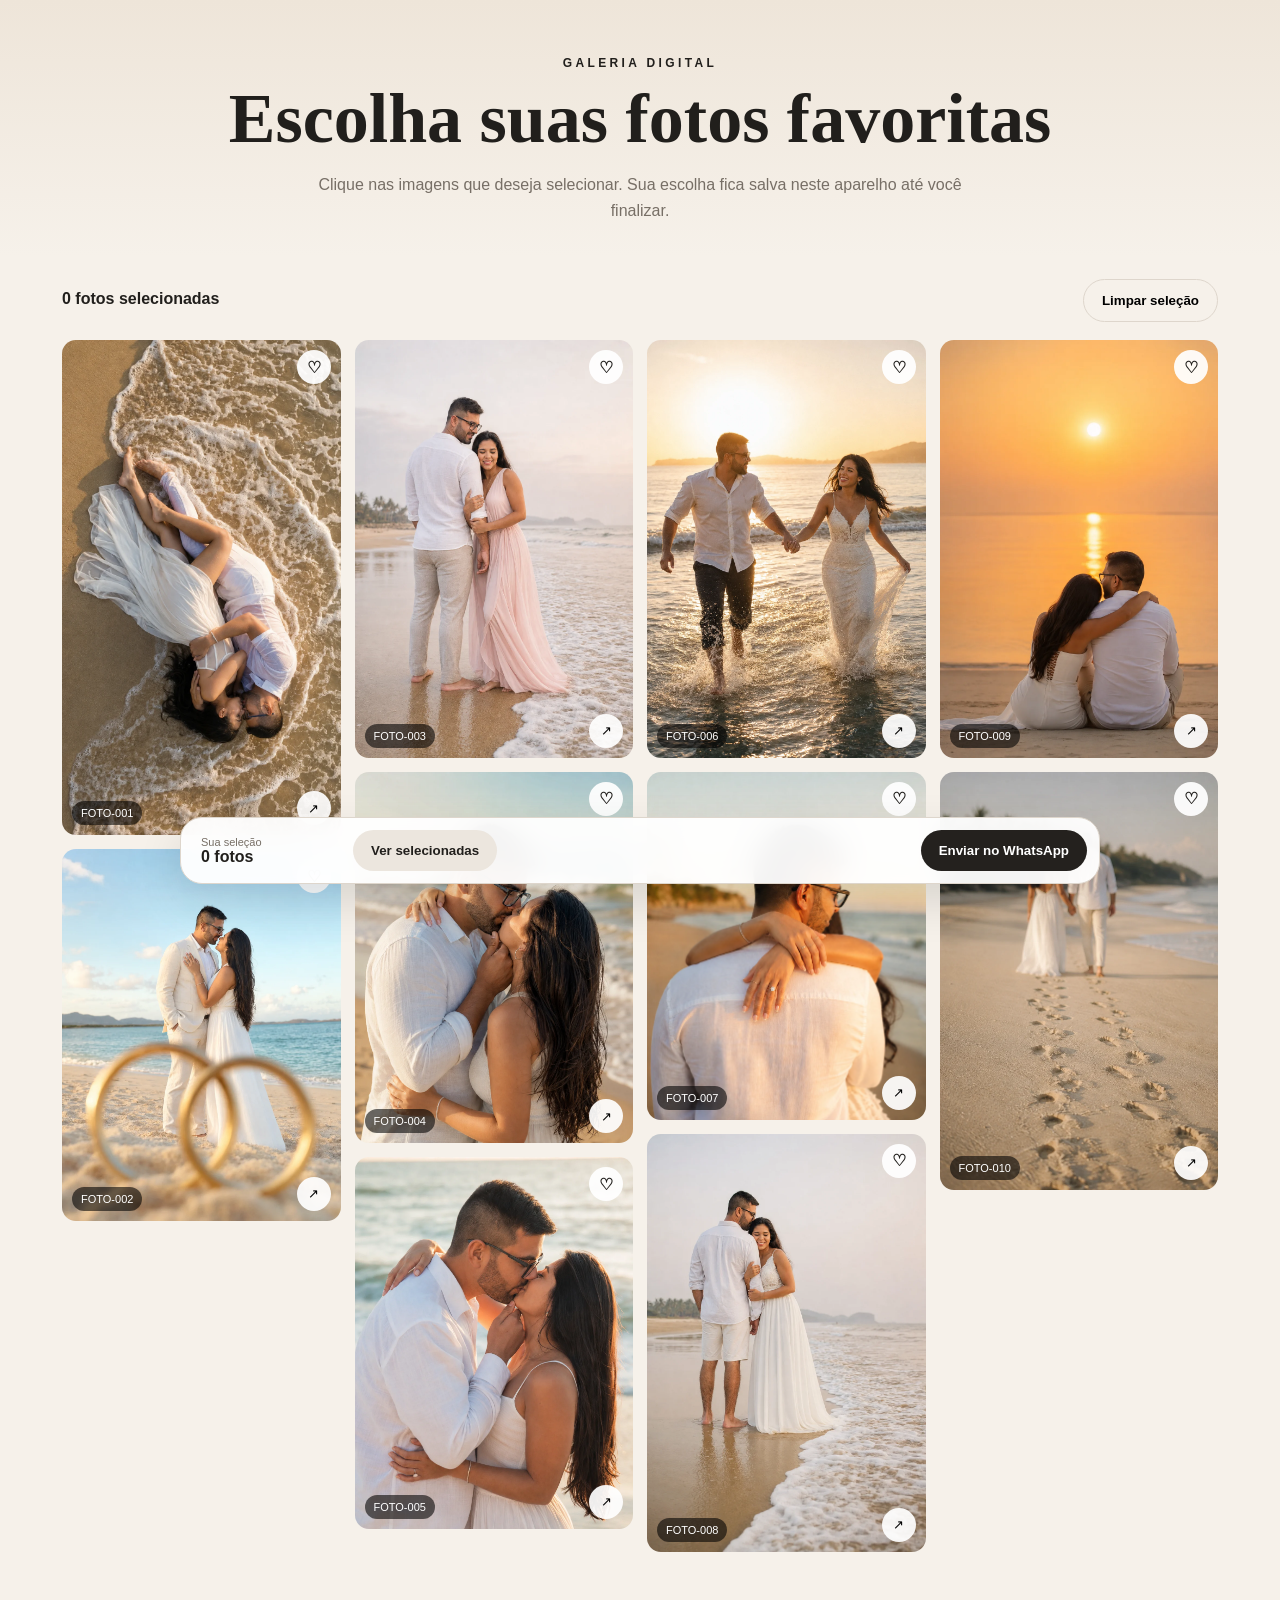
<file: index.html>
<!DOCTYPE html>
<html lang="pt-BR">
<head>
  <meta charset="UTF-8">
  <meta name="viewport" content="width=device-width, initial-scale=1.0">
  <meta name="theme-color" content="#f6f1ea">
  <title>Galeria Digital</title>
  <link rel="stylesheet" href="style.css">
</head>
<body>

<header class="hero">
  <div class="brand">GALERIA DIGITAL</div>
  <h1>Escolha suas fotos favoritas</h1>
  <p>Clique nas imagens que deseja selecionar. Sua escolha fica salva neste aparelho até você finalizar.</p>
</header>

<main class="container">
  <div class="toolbar">
    <div>
      <strong id="counter">0 fotos selecionadas</strong>
      <span id="limitText"></span>
    </div>
    <button id="clearBtn" class="btn ghost" type="button">Limpar seleção</button>
  </div>

  <section id="gallery" class="gallery" aria-label="Galeria de fotos"></section>
</main>

<div class="bottom-bar">
  <div class="bottom-info">
    <span>Sua seleção</span>
    <strong id="bottomCounter">0 fotos</strong>
  </div>
  <button id="reviewBtn" class="btn light" type="button">Ver selecionadas</button>
  <button id="whatsappBtn" class="btn primary" type="button">Enviar no WhatsApp</button>
</div>

<dialog id="reviewDialog">
  <div class="dialog-header">
    <div>
      <div class="dialog-brand">GALERIA DIGITAL</div>
      <h2>Fotos selecionadas</h2>
    </div>
    <button id="closeDialog" class="icon-btn" aria-label="Fechar">×</button>
  </div>
  <div id="reviewList" class="review-list"></div>
  <div class="dialog-footer">
    <button id="sendFromDialog" class="btn primary" type="button">Enviar seleção no WhatsApp</button>
  </div>
</dialog>

<div id="lightbox" class="lightbox" hidden>
  <button id="lightboxClose" class="lightbox-close" aria-label="Fechar">×</button>
  <button id="prevPhoto" class="lightbox-nav prev" aria-label="Anterior">‹</button>
  <img id="lightboxImg" alt="">
  <button id="nextPhoto" class="lightbox-nav next" aria-label="Próxima">›</button>
  <div id="lightboxLabel" class="lightbox-label"></div>
</div>

<script src="script.js"></script>
</body>
</html>
</file>
<file: style.css>
*{box-sizing:border-box}
:root{
  --bg:#f6f1ea;
  --paper:#ffffff;
  --ink:#211f1c;
  --muted:#776f66;
  --line:#ded6cc;
  --dark:#24211e;
}
html{scroll-behavior:smooth}
body{
  margin:0;
  font-family:Arial,Helvetica,sans-serif;
  background:var(--bg);
  color:var(--ink);
  padding-bottom:110px;
}
.hero{
  text-align:center;
  padding:56px 20px 34px;
  background:linear-gradient(180deg,#eee5d9 0%,var(--bg) 100%);
}
.brand,.dialog-brand{
  font-size:12px;
  font-weight:700;
  letter-spacing:.28em;
  margin-bottom:14px;
}
h1,h2{
  font-family:Georgia,"Times New Roman",serif;
  margin:0;
}
h1{
  font-size:clamp(38px,6vw,70px);
  line-height:1;
}
.hero p{
  max-width:680px;
  margin:18px auto 0;
  color:var(--muted);
  line-height:1.6;
}
.container{
  max-width:1200px;
  margin:auto;
  padding:22px;
}
.toolbar{
  display:flex;
  justify-content:space-between;
  align-items:center;
  gap:14px;
  margin-bottom:18px;
}
.toolbar strong{display:block}
#limitText{
  display:block;
  color:var(--muted);
  font-size:12px;
  margin-top:4px;
}
.gallery{
  columns:4 240px;
  column-gap:14px;
}
.photo-card{
  position:relative;
  break-inside:avoid;
  margin:0 0 14px;
  border-radius:14px;
  overflow:hidden;
  background:#ddd;
  cursor:pointer;
}
.photo-card img{
  width:100%;
  display:block;
  transition:transform .25s ease;
}
.photo-card:hover img{transform:scale(1.012)}
.photo-card.selected::after{
  content:"";
  position:absolute;
  inset:0;
  border:4px solid #fff;
  border-radius:14px;
  box-shadow:inset 0 0 0 2px rgba(0,0,0,.5);
  pointer-events:none;
}
.photo-id{
  position:absolute;
  left:10px;
  bottom:10px;
  background:rgba(0,0,0,.58);
  color:white;
  border-radius:999px;
  padding:6px 9px;
  font-size:11px;
}
.check{
  position:absolute;
  right:10px;
  top:10px;
  width:34px;
  height:34px;
  border-radius:50%;
  background:rgba(255,255,255,.93);
  display:grid;
  place-items:center;
  font-weight:800;
}
.photo-card.selected .check{
  background:var(--dark);
  color:#fff;
}
.zoom{
  position:absolute;
  right:10px;
  bottom:10px;
  width:34px;
  height:34px;
  border:none;
  border-radius:50%;
  background:rgba(255,255,255,.92);
  cursor:zoom-in;
}
.btn{
  border:0;
  border-radius:999px;
  padding:13px 18px;
  font-weight:700;
  cursor:pointer;
}
.ghost{
  background:transparent;
  border:1px solid var(--line);
}
.primary{
  background:var(--dark);
  color:white;
}
.light{
  background:#ece6de;
  color:var(--ink);
}
.bottom-bar{
  position:fixed;
  left:50%;
  bottom:16px;
  transform:translateX(-50%);
  width:min(920px,calc(100% - 28px));
  background:rgba(255,255,255,.95);
  backdrop-filter:blur(14px);
  border:1px solid var(--line);
  border-radius:22px;
  padding:12px;
  display:flex;
  align-items:center;
  gap:10px;
  box-shadow:0 18px 45px rgba(0,0,0,.12);
  z-index:20;
}
.bottom-info{
  min-width:150px;
  padding:0 8px;
}
.bottom-info span{
  display:block;
  font-size:11px;
  color:var(--muted);
}
.bottom-bar .primary{margin-left:auto}
dialog{
  width:min(720px,calc(100% - 28px));
  border:0;
  border-radius:24px;
  padding:0;
  box-shadow:0 30px 100px rgba(0,0,0,.3);
}
dialog::backdrop{
  background:rgba(20,18,16,.55);
  backdrop-filter:blur(4px);
}
.dialog-header{
  display:flex;
  justify-content:space-between;
  align-items:center;
  padding:22px 24px 16px;
  border-bottom:1px solid #eee8e0;
}
.dialog-brand{font-size:10px;margin-bottom:7px}
.dialog-header h2{font-size:30px}
.icon-btn{
  border:0;
  width:38px;
  height:38px;
  border-radius:50%;
  font-size:26px;
  cursor:pointer;
}
.review-list{
  max-height:62vh;
  overflow:auto;
  padding:18px 24px;
  display:grid;
  grid-template-columns:repeat(3,1fr);
  gap:10px;
}
.review-item{
  position:relative;
  border-radius:12px;
  overflow:hidden;
  background:#eee;
}
.review-item img{
  width:100%;
  height:160px;
  object-fit:cover;
  display:block;
}
.review-item span{
  position:absolute;
  left:8px;
  bottom:8px;
  background:rgba(0,0,0,.62);
  color:#fff;
  border-radius:999px;
  padding:4px 7px;
  font-size:10px;
}
.dialog-footer{
  padding:16px 24px 24px;
  display:flex;
  justify-content:flex-end;
}
.lightbox{
  position:fixed;
  inset:0;
  background:rgba(14,13,12,.95);
  z-index:50;
  display:grid;
  place-items:center;
  padding:50px;
}
.lightbox[hidden]{display:none}
.lightbox img{
  max-width:min(1050px,92vw);
  max-height:84vh;
  object-fit:contain;
  border-radius:8px;
}
.lightbox-close,.lightbox-nav{
  position:absolute;
  border:0;
  color:white;
  background:rgba(255,255,255,.12);
  cursor:pointer;
}
.lightbox-close{
  top:18px;
  right:18px;
  width:42px;
  height:42px;
  border-radius:50%;
  font-size:28px;
}
.lightbox-nav{
  top:50%;
  transform:translateY(-50%);
  width:46px;
  height:64px;
  border-radius:14px;
  font-size:40px;
}
.lightbox-nav.prev{left:18px}
.lightbox-nav.next{right:18px}
.lightbox-label{
  position:absolute;
  bottom:18px;
  color:#fff;
  font-size:13px;
  letter-spacing:.08em;
}
@media(max-width:700px){
  body{padding-bottom:145px}
  .hero{padding-top:42px}
  .container{padding:14px}
  .gallery{columns:2 140px;column-gap:9px}
  .photo-card{margin-bottom:9px;border-radius:10px}
  .bottom-bar{bottom:10px;flex-wrap:wrap;border-radius:18px}
  .bottom-info{width:100%;display:flex;justify-content:space-between}
  .bottom-bar .btn{flex:1}
  .bottom-bar .primary{margin-left:0}
  .review-list{grid-template-columns:repeat(2,1fr);padding:14px}
  .review-item img{height:150px}
  .lightbox{padding:70px 12px}
  .lightbox-nav{width:38px;height:52px}
  .lightbox-nav.prev{left:8px}
  .lightbox-nav.next{right:8px}
}
</file>
